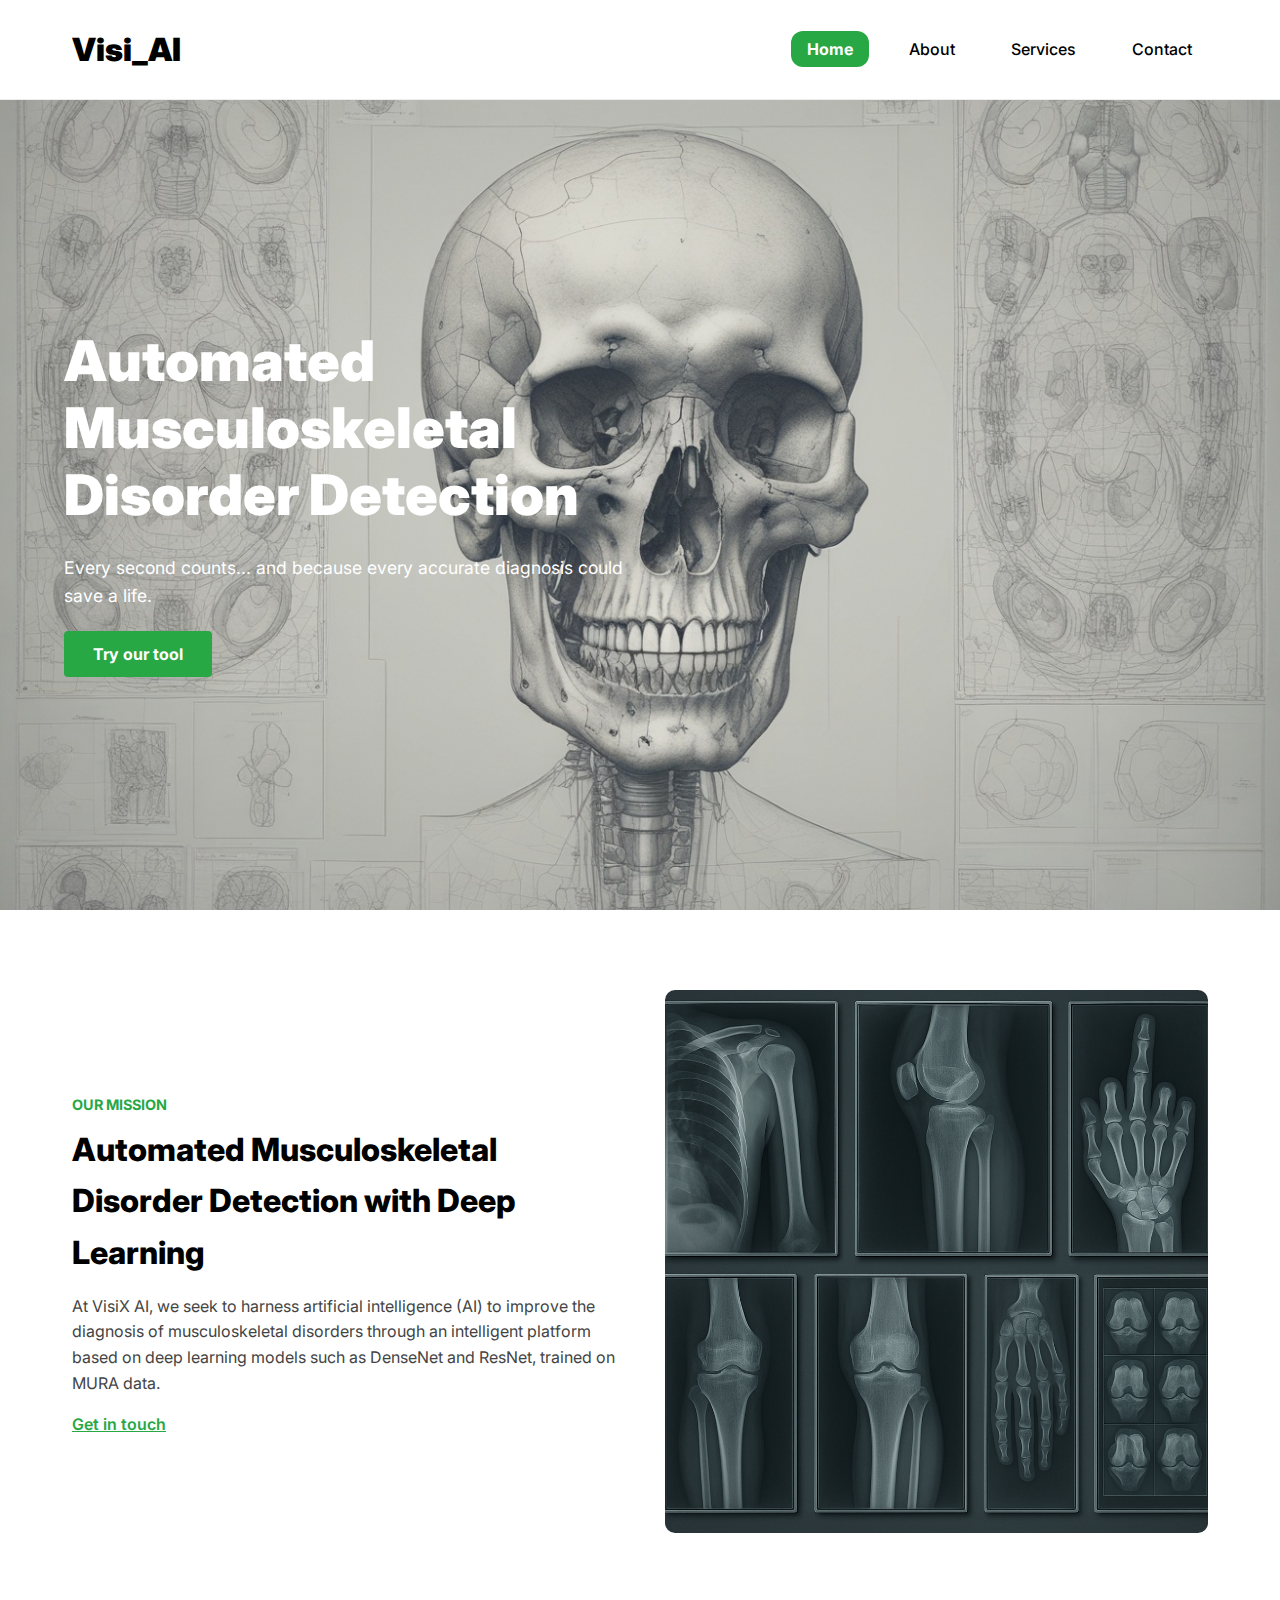
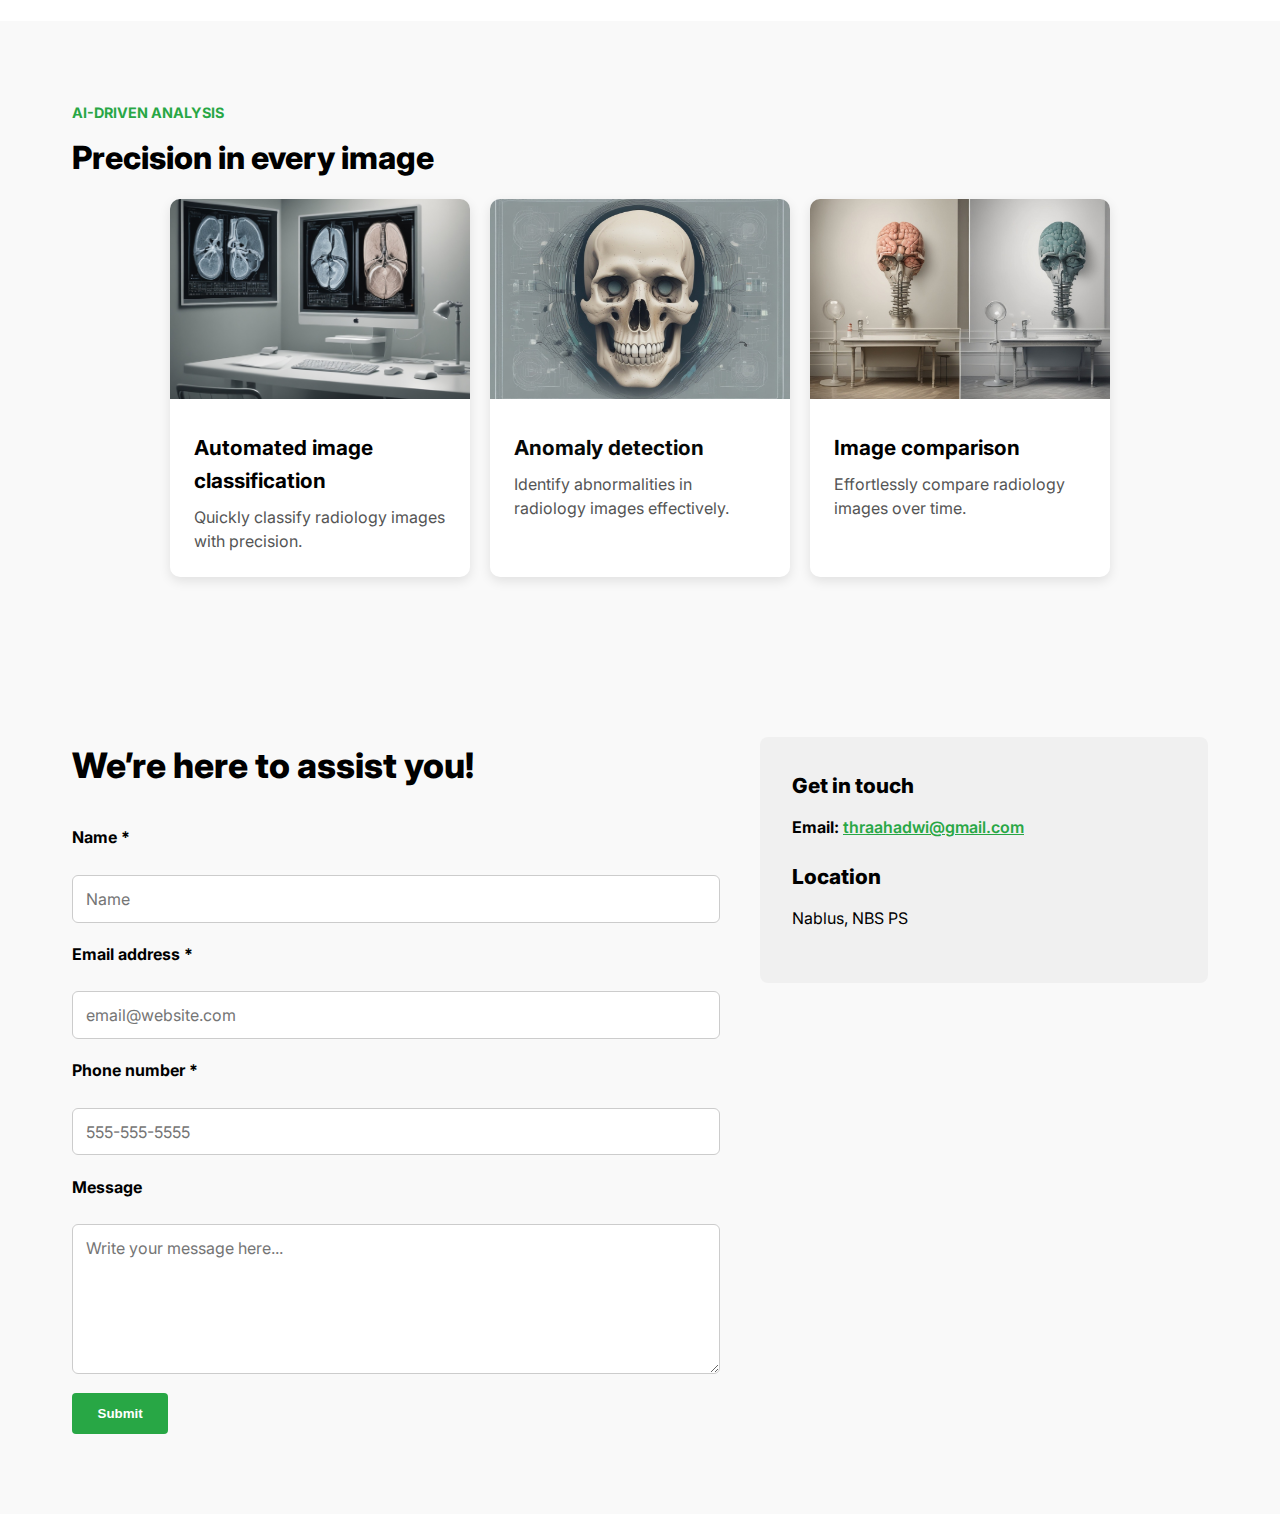
<file: Application/index.html>
<!DOCTYPE html>
<html lang="en">
<head>
  <meta charset="UTF-8" />
  <meta name="viewport" content="width=device-width, initial-scale=1.0"/>
  <title>Visi_AI</title>
  <link rel="stylesheet" href="style.css"/>
  <link href="https://fonts.googleapis.com/css2?family=Inter:wght@400;700;900&display=swap" rel="stylesheet">
  <style>
    #upload-status {
      margin-top: 15px;
      font-weight: bold;
      color: #007BFF;
    }
    input[type="file"] {
      display: none;
    }
  </style>
</head>
<body>

  <!-- Navigation -->
  <nav class="navbar">
    <div class="container">
      <h1 class="logo">Visi_AI</h1>
      <ul class="nav-links">
        <li><a href="#home" class="active">Home</a></li>
        <li><a href="#mission">About</a></li>
        <li><a href="#services">Services</a></li>
        <li><a href="#contact">Contact</a></li>
      </ul>
    </div>
  </nav>

  <!-- Hero Section -->
  <section class="hero" id="home">
    <div class="hero-content">
      <h2>Automated<br>Musculoskeletal<br>Disorder Detection</h2>
      <p>Every second counts... and because every accurate diagnosis could save a life.</p>
      <input type="file" id="image-upload" accept=".jpg,.jpeg,.png,.dcm">
      <a class="upload-btn" id="upload-btn" aria-label="try our tool" href="predictPage.html" target="_blank">Try our tool</a>
      <div id="upload-status"></div>
    </div>
  </section>

  <!-- Our Mission -->
  <section class="mission" id="mission">
    <div class="container mission-flex">
      <div class="mission-text">
        <h4 class="subtitle">OUR MISSION</h4>
        <h2>Automated Musculoskeletal Disorder Detection with Deep Learning</h2>
        <p>
          At VisiX AI, we seek to harness artificial intelligence (AI) to improve the diagnosis of musculoskeletal disorders through an intelligent platform based on deep learning models such as DenseNet and ResNet, trained on MURA data.
        </p>
        <a href="#contact">Get in touch</a>
      </div>
      <div class="mission-image">
        <img src="images/mission-image.png" alt="Radiology samples" />
      </div>
    </div>
  </section>

  <!-- Services -->
  <section class="services-section" id="services">
    <div class="container services-flex">
      <div class="services-text">
        <h4 class="subtitle">AI-Driven Analysis</h4>
        <h2>Precision in every image</h2>
      </div>
    </div>
    <div class="cards-container">
      <!-- Card 1 -->
      <a href="card1.html" class="card">
        <img src="images/classification.jpg" alt="Image Classification" />
        <div class="card-text">
          <h3>Automated image classification</h3>
          <p>Quickly classify radiology images with precision.</p>
        </div>
      </a>
      
      <!-- Card 2 -->
      <a href="card2.html" class="card">
        <img src="images/anomaly.jpg" alt="Anomaly Detection" />
        <div class="card-text">
          <h3 class="green">Anomaly detection</h3>
          <p>Identify abnormalities in radiology images effectively.</p>
        </div>
      </a>
  
      <!-- Card 3 -->
      <a href="card3.html" class="card">
        <img src="images/comparison.jpg" alt="Image Comparison" />
        <div class="card-text">
          <h3>Image comparison</h3>
          <p>Effortlessly compare radiology images over time.</p>
        </div>
      </a>
    </div>
  </section>

  <!-- Contact -->
  <section id="contact" class="contact-section">
    <div class="container">
      <div class="form-section">
        <h2>We’re here to assist you!</h2>
        <form action="/submit" method="POST" onsubmit="event.preventDefault();">
          <label>Name <span>*</span></label>
          <input type="text" placeholder="Name" required />
          
          <label>Email address <span>*</span></label>
          <input type="email" placeholder="email@website.com" required />
          
          <label>Phone number <span>*</span></label>
          <input type="tel" placeholder="555-555-5555" required />
          
          <label>Message</label>
          <textarea placeholder="Write your message here..."></textarea>
          
          <button type="submit">Submit</button>
        </form>
      </div>

      <div class="info-section">
        <h3>Get in touch</h3>
        <p><strong>Email:</strong> <a href="mailto:thraahadwi@gmail.com">thraahadwi@gmail.com</a></p>

        <h3>Location</h3>
        <p>Nablus, NBS PS</p>
      </div>
    </div>
  </section>

  <!-- Script -->
  <script>
    const sections = document.querySelectorAll("section");
    const navLinks = document.querySelectorAll(".nav-links a");
    // Scroll navigation highlight
    window.addEventListener("scroll", () => {
      let current = "";
      sections.forEach((section) => {
        const sectionTop = section.offsetTop - 70;
        const sectionHeight = section.offsetHeight;
        if (pageYOffset >= sectionTop && pageYOffset < sectionTop + sectionHeight) {
          current = section.getAttribute("id");
        }
      });

      navLinks.forEach((link) => {
        link.classList.remove("active");
        if (link.getAttribute("href").includes(current)) {
          link.classList.add("active");
        }
      });
    });

    // Form submission (optional, if handling via JavaScript)
    const form = document.querySelector(".contact-section form");
    form.addEventListener("submit", async (event) => {
      event.preventDefault();
      const formData = new FormData(form);
      try {
        const response = await fetch("/submit", {
          method: "POST",
          body: formData
        });
        if (response.ok) {
          alert("Message sent successfully!");
          form.reset();
        } else {
          alert("Error sending message.");
        }
      } catch (error) {
        console.error("Error submitting form:", error);
        alert("Error submitting form.");
      }
    });
  </script>
</body>
</html>
</file>
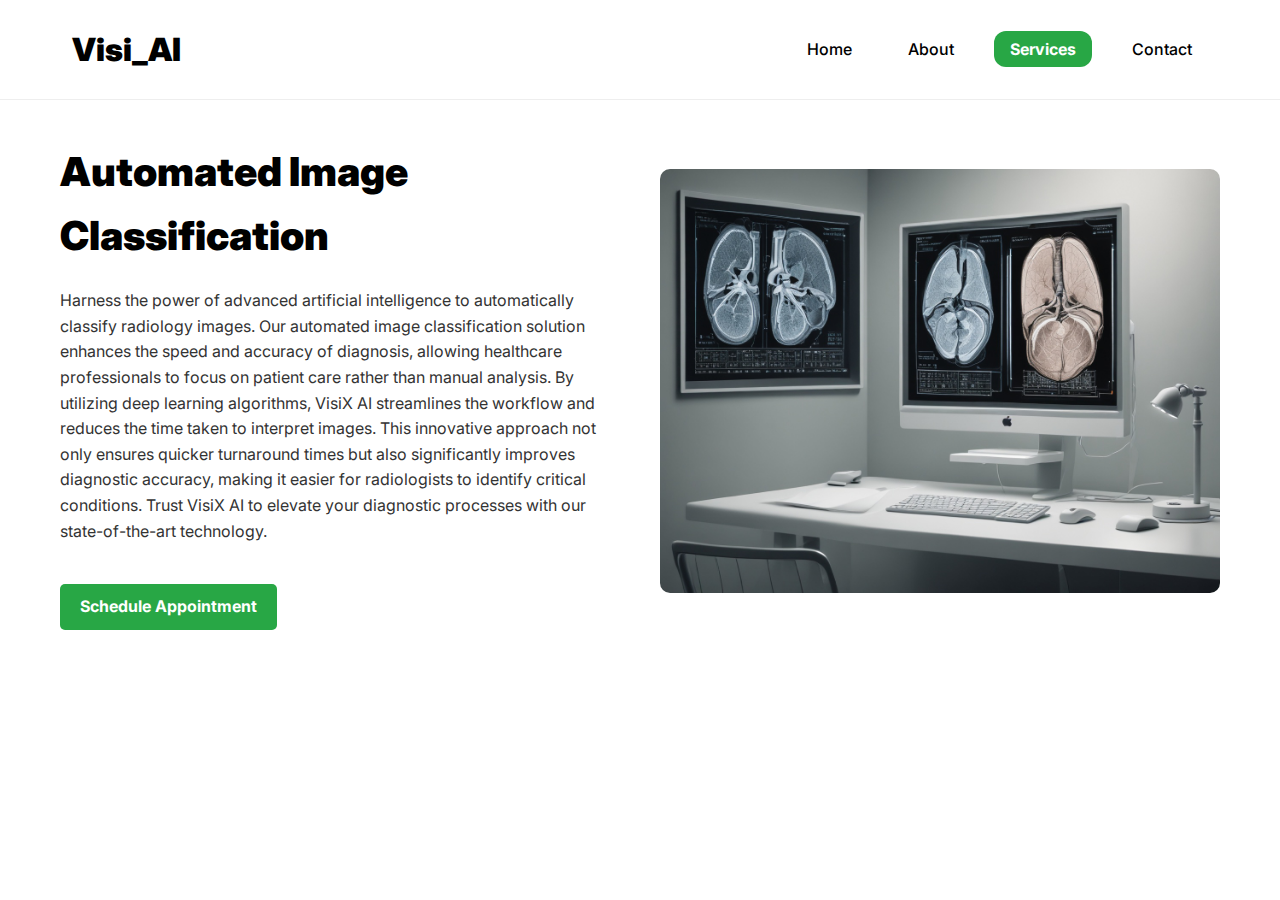
<file: Application/card1.html>
<!DOCTYPE html>
<html lang="en">
<head>
  <meta charset="UTF-8" />
  <meta name="viewport" content="width=device-width, initial-scale=1.0"/>
  <title>Automated Image Classification - Visi_AI</title>
  <link rel="stylesheet" href="style.css"/>
  <link href="https://fonts.googleapis.com/css2?family=Inter:wght@400;700;900&display=swap" rel="stylesheet">
  <style>
    .article-section {
      padding: 40px 20px;
      max-width: 1200px;
      margin: 0 auto;
      display: flex;
      flex-wrap: wrap;
      gap: 40px;
      align-items: center;
    }
    .article-text {
      flex: 1;
      min-width: 300px;
    }
    .article-text h2 {
      font-size: 2.5rem;
      font-weight: 900;
      margin-bottom: 20px;
    }
    .article-text p {
      font-size: 1rem;
      line-height: 1.6;
      color: #333;
      margin-bottom: 20px;
    }
    .article-image {
      flex: 1;
      min-width: 300px;
    }
    .article-image img {
      width: 100%;
      height: auto;
      border-radius: 10px;
    }
    .schedule-btn {
      display: inline-block;
      padding: 10px 20px;
      background-color: #28a745;
      color: white;
      text-decoration: none;
      border-radius: 5px;
      font-weight: 700;
      margin-top: 20px;
    }
    .schedule-btn:hover {
      background-color: #218838;
    }
  </style>
</head>
<body>

  <!-- Navigation -->
  <nav class="navbar">
    <div class="container">
      <h1 class="logo">Visi_AI</h1>
      <ul class="nav-links">
        <li><a href="index.html#home">Home</a></li>
        <li><a href="index.html#mission">About</a></li>
        <li><a href="index.html#services"class="active">Services</a></li>
        <li><a href="index.html#contact" >Contact</a></li>
      </ul>
    </div>
  </nav>

  <!-- Article Section -->
  <section class="article-section">
    <div class="article-text">
      <h2>Automated Image Classification</h2>
      <p>
        Harness the power of advanced artificial intelligence to automatically classify radiology images. Our automated image classification solution enhances the speed and accuracy of diagnosis, allowing healthcare professionals to focus on patient care rather than manual analysis. By utilizing deep learning algorithms, VisiX AI streamlines the workflow and reduces the time taken to interpret images. This innovative approach not only ensures quicker turnaround times but also significantly improves diagnostic accuracy, making it easier for radiologists to identify critical conditions. Trust VisiX AI to elevate your diagnostic processes with our state-of-the-art technology.
      </p>
      <a href="index.html#contact" class="schedule-btn">Schedule Appointment</a>
    </div>
    <div class="article-image">
      <img src="images/classification.jpg" alt="Automated Image Classification" />
    </div>
  </section>

</body>
</html>
</file>
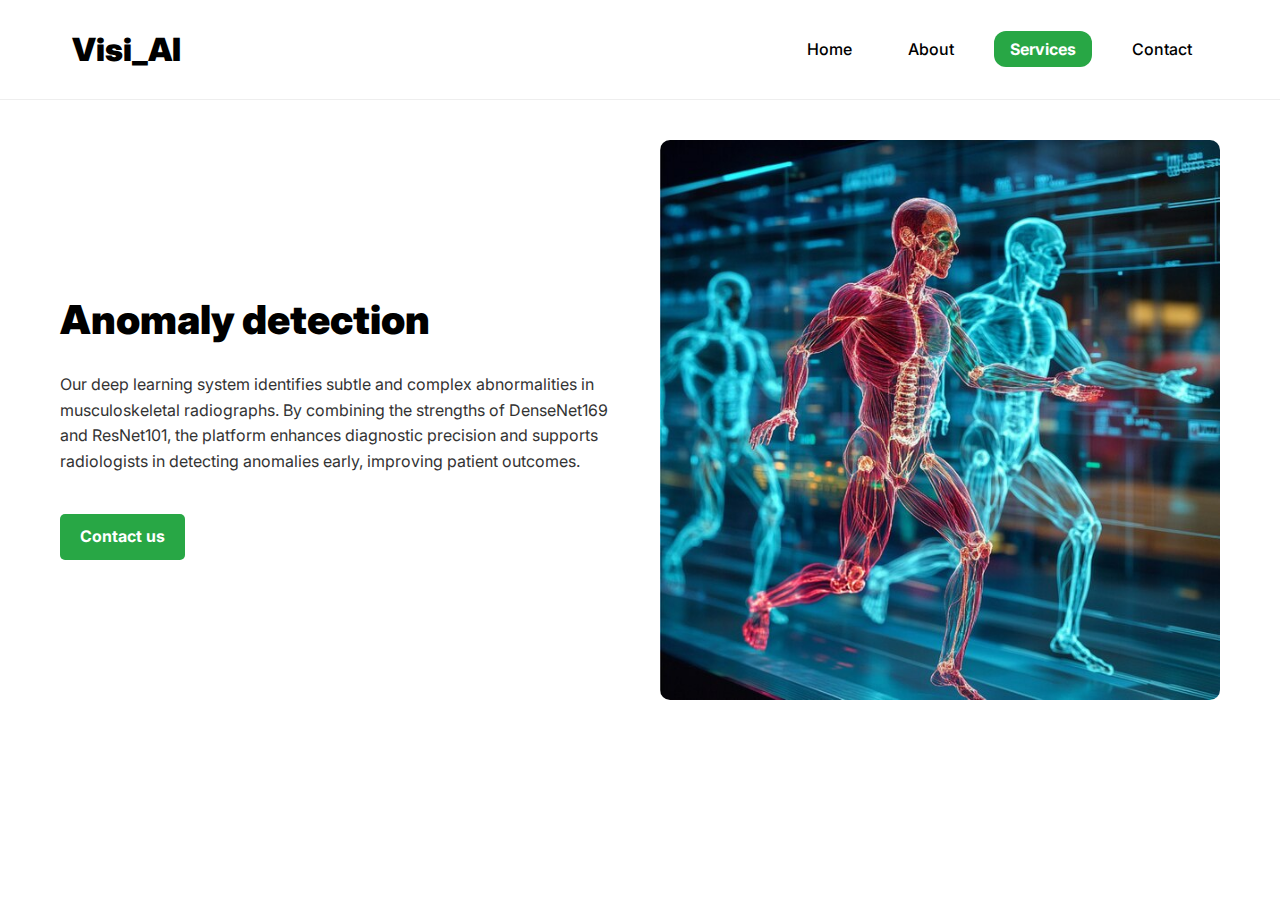
<file: Application/card2.html>
<!DOCTYPE html>
<html lang="en">
<head>
  <meta charset="UTF-8" />
  <meta name="viewport" content="width=device-width, initial-scale=1.0"/>
  <title>Automated Image Classification - Visi_AI</title>
  <link rel="stylesheet" href="style.css"/>
  <link href="https://fonts.googleapis.com/css2?family=Inter:wght@400;700;900&display=swap" rel="stylesheet">
  <style>
    .article-section {
      padding: 40px 20px;
      max-width: 1200px;
      margin: 0 auto;
      display: flex;
      flex-wrap: wrap;
      gap: 40px;
      align-items: center;
    }
    .article-text {
      flex: 1;
      min-width: 300px;
    }
    .article-text h2 {
      font-size: 2.5rem;
      font-weight: 900;
      margin-bottom: 20px;
    }
    .article-text p {
      font-size: 1rem;
      line-height: 1.6;
      color: #333;
      margin-bottom: 20px;
    }
    .article-image {
      flex: 1;
      min-width: 300px;
    }
    .article-image img {
      width: 100%;
      height: auto;
      border-radius: 10px;
    }
    .schedule-btn {
      display: inline-block;
      padding: 10px 20px;
      background-color: #28a745;
      color: white;
      text-decoration: none;
      border-radius: 5px;
      font-weight: 700;
      margin-top: 20px;
    }
    .schedule-btn:hover {
      background-color: #218838;
    }
  </style>
</head>
<body>

  <!-- Navigation -->
  <nav class="navbar">
    <div class="container">
      <h1 class="logo">Visi_AI</h1>
      <ul class="nav-links">
        <li><a href="index.html#home">Home</a></li>
        <li><a href="index.html#mission">About</a></li>
        <li><a href="index.html#services"class="active">Services</a></li>
        <li><a href="index.html#contact" >Contact</a></li>
      </ul>
    </div>
  </nav>

  <!-- Article Section -->
  <section class="article-section">
    <div class="article-text">
      <h2>Anomaly detection</h2>
      <p>
        Our deep learning system identifies subtle and complex abnormalities in musculoskeletal radiographs. By combining the strengths of DenseNet169 and ResNet101, the platform enhances diagnostic precision and supports radiologists in detecting anomalies early, improving patient outcomes.
      </p>
      <a href="index.html#contact" class="schedule-btn">Contact us</a>
    </div>
    <div class="article-image">
      <img src="images/img2.png" alt="anomaly image " />
    </div>
  </section>

</body>
</html>
</file>
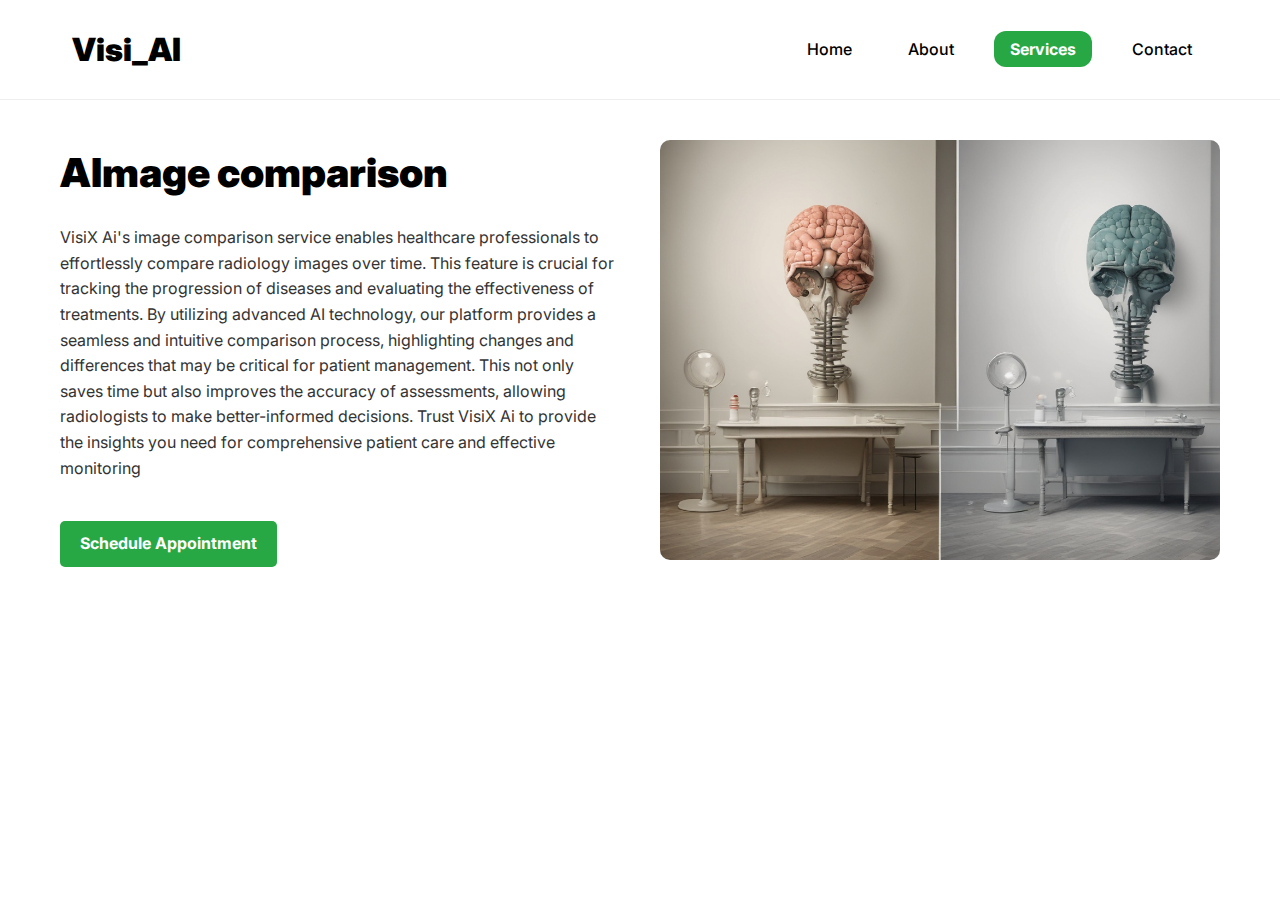
<file: Application/card3.html>
<!DOCTYPE html>
<html lang="en">
<head>
  <meta charset="UTF-8" />
  <meta name="viewport" content="width=device-width, initial-scale=1.0"/>
  <title>Automated Image Classification - Visi_AI</title>
  <link rel="stylesheet" href="style.css"/>
  <link href="https://fonts.googleapis.com/css2?family=Inter:wght@400;700;900&display=swap" rel="stylesheet">
  <style>
    .article-section {
      padding: 40px 20px;
      max-width: 1200px;
      margin: 0 auto;
      display: flex;
      flex-wrap: wrap;
      gap: 40px;
      align-items: center;
    }
    .article-text {
      flex: 1;
      min-width: 300px;
    }
    .article-text h2 {
      font-size: 2.5rem;
      font-weight: 900;
      margin-bottom: 20px;
    }
    .article-text p {
      font-size: 1rem;
      line-height: 1.6;
      color: #333;
      margin-bottom: 20px;
    }
    .article-image {
      flex: 1;
      min-width: 300px;
    }
    .article-image img {
      width: 100%;
      height: auto;
      border-radius: 10px;
    }
    .schedule-btn {
      display: inline-block;
      padding: 10px 20px;
      background-color: #28a745;
      color: white;
      text-decoration: none;
      border-radius: 5px;
      font-weight: 700;
      margin-top: 20px;
    }
    .schedule-btn:hover {
      background-color: #218838;
    }
  </style>
</head>
<body>

  <!-- Navigation -->
  <nav class="navbar">
    <div class="container">
      <h1 class="logo">Visi_AI</h1>
      <ul class="nav-links">
        <li><a href="index.html#home">Home</a></li>
        <li><a href="index.html#mission">About</a></li>
        <li><a href="index.html#services"class="active">Services</a></li>
        <li><a href="index.html#contact" >Contact</a></li>
      </ul>
    </div>
  </nav>

  <!-- Article Section -->
  <section class="article-section">
    <div class="article-text">
      <h2>AImage comparison</h2>
      <p>
        VisiX Ai's image comparison service enables healthcare professionals to effortlessly compare radiology images over time. This feature is crucial for tracking the progression of diseases and evaluating the effectiveness of treatments. By utilizing advanced AI technology, our platform provides a seamless and intuitive comparison process, highlighting changes and differences that may be critical for patient management. This not only saves time but also improves the accuracy of assessments, allowing radiologists to make better-informed decisions. Trust VisiX Ai to provide the insights you need for comprehensive patient care and effective monitoring
      </p>
      <a href="index.html#contact" class="schedule-btn">Schedule Appointment</a>
    </div>
    <div class="article-image">
      <img src="images/comparison.jpg" alt="comparsion image " />
    </div>
  </section>

</body>
</html>
</file>
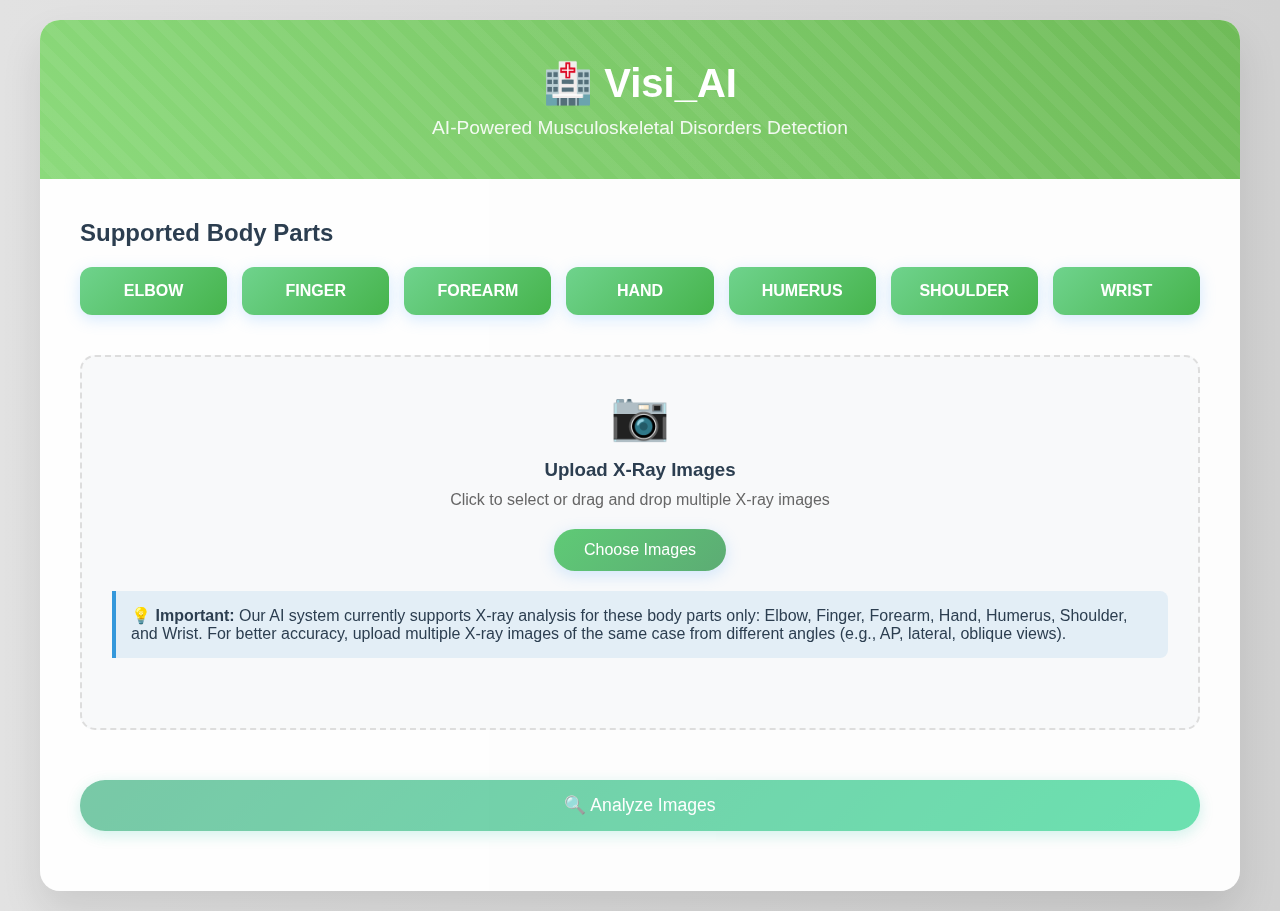
<file: Application/predictPage.html>
<!DOCTYPE html>
<html lang="en">
<head>
    <meta charset="UTF-8">
    <meta name="viewport" content="width=device-width, initial-scale=1.0">
    <title>MuscuScan - AI Musculoskeletal Detection</title>
    <link rel="stylesheet" href="predictPageStyles.css"/>
</head>
<body>

    <div class="container">
        <div class="header">
            <h1>🏥 Visi_AI</h1>
            <p>AI-Powered Musculoskeletal Disorders Detection</p>
        </div>
        
        <div class="main-content">
            <h2 style="margin-bottom: 20px; color: #2c3e50;">Supported Body Parts</h2>
            <div class="body-parts">
                <div class="body-part">ELBOW</div>
                <div class="body-part">FINGER</div>
                <div class="body-part">FOREARM</div>
                <div class="body-part">HAND</div>
                <div class="body-part">HUMERUS</div>
                <div class="body-part">SHOULDER</div>
                <div class="body-part">WRIST</div>
            </div>
            
            <div class="upload-section">
                <div class="upload-area">
                    <div class="upload-icon">📷</div>
                    <h3 style="margin-bottom: 10px; color: #2c3e50;">Upload X-Ray Images</h3>
                    <p style="color: #666; margin-bottom: 20px;">Click to select or drag and drop multiple X-ray images</p>
                    <button class="upload-btn" onclick="document.getElementById('fileInput').click()">
                        Choose Images
                    </button>
                    <input type="file" id="fileInput" class="file-input" multiple accept="image/*">
                </div>
                
                <div class="hint">
                    💡 <strong>Important:</strong> Our AI system currently supports X-ray analysis for these body parts only: Elbow, Finger, Forearm, Hand, Humerus, Shoulder, and Wrist. For better accuracy, upload multiple X-ray images of the same case from different angles (e.g., AP, lateral, oblique views).
                </div>
                
                <div class="image-preview" id="imagePreview"></div>
            </div>
            
            <button class="analyze-btn" id="analyzeBtn" disabled onclick="analyzeImages()">
                🔍 Analyze Images
            </button>
            
            <div id="results" style="display: none;"></div>
        </div>
    </div>
    <script src="main.js"></script>

</body>
</html>
</file>
<file: Application/style.css>
* {
  box-sizing: border-box;
  margin: 0;
  padding: 0;
}

body {
  font-family: 'Inter', sans-serif;
  line-height: 1.6;
}

.container {
  max-width: 1200px;
  margin: 0 auto;
  padding: 0 2rem;
  display: flex;
  justify-content: space-between;
  align-items: center;
}

.navbar {
  background-color: white;
  position: sticky;
  top: 0;
  z-index: 999;
  border-bottom: 1px solid #eee;
  padding: 1.5rem 0;
}

.logo {
  font-size: 2rem;
  font-weight: 900;
}

.nav-links {
  list-style: none;
  display: flex;
  gap: 1.5rem;
  align-items: center;
}

.nav-links a,
.contact-btn {
  text-decoration: none;
  color: #000;
  font-weight: 500;
  padding: 0.5rem 1rem;
  border-radius: 12px;
  transition: background-color 0.3s ease, color 0.3s ease;
}

.nav-links a:hover,
.contact-btn:hover {
  background-color: #28a745;
  color: white;
}

.nav-links a.active {
  background-color: #28a745;
  color: white;
  font-weight: 700;
}

.contact-btn {
  border: 2px solid #000;
  background: transparent;
  font-weight: 700;
  cursor: pointer;
}

.hero {
  background-image: url('images/home1.jpg');
  background-size: cover;
  background-position: center;
  color: white;
  height: 90vh;
  display: flex;
  align-items: center;
  justify-content: flex-start;
  padding: 0 4rem;
  position: relative;
}

.hero-content {
  max-width: 600px;
}

.hero h2 {
  font-size: 3.5rem;
  font-weight: 900;
  line-height: 1.2;
  margin-bottom: 1.5rem;
}

.hero p {
  font-size: 1.1rem;
  font-weight: 400;
  margin-bottom: 2rem;
}

.upload-btn {
  background-color: #28a745;
  color: white;
  padding: 0.8rem 1.8rem;
  font-size: 1rem;
  font-weight: 700;
  border: none;
  border-radius: 4px;
  cursor: pointer;
  transition: background-color 0.3s ease;
  text-decoration: none;
}

.upload-btn:hover {
  background-color: #218838;
}

.mission {
  padding: 80px 0;
  background-color: #fff;
}

.subtitle {
  color: #28a745;
  font-weight: 700;
  margin-bottom: 0.5rem;
  text-transform: uppercase;
  font-size: 0.9rem;
}

.mission-flex {
  display: flex;
  align-items: center;
  justify-content: space-between;
  gap: 50px;
  flex-wrap: wrap;
}

.mission-text {
  flex: 1;
  min-width: 300px;
  order: 1;
}

.mission-text h2 {
  font-size: 2rem;
  font-weight: 800;
  margin-bottom: 1rem;
}

.mission-text p {
  margin-bottom: 1rem;
  color: #444;
}

.mission-text a {
  color: #28a745;
  text-decoration: underline;
  font-weight: 600;
}

.mission-image {
  flex: 1;
  min-width: 300px;
  order: 2;
}

.mission-image img {
  width: 100%;
  height: auto;
  border-radius: 10px;
}

/* Services Section */
.services-section {
  padding: 80px 0;
  background-color: #f9f9f9;
}

.services-flex {
  display: flex;
  align-items: center;
  justify-content: space-between;
  gap: 50px;
  flex-wrap: wrap;
}

.services-text {
  flex: 1;
  min-width: 300px;
  order: 1;
  text-align: left;
  padding-left: 0;
  margin-left: 0;
}

.services-text h2 {
  font-size: 2rem;
  font-weight: 800;
  margin-bottom: 1rem;
  color: #000;
}

.cards-container {
  max-width: 1200px;
  margin: 0 auto;
  padding: 0 2rem;
  display: flex;
  justify-content: center;
  gap: 20px;
  flex-wrap: wrap;
}

.card {
  background-color: white;
  border-radius: 10px;
  box-shadow: 0 4px 12px rgba(0, 0, 0, 0.1);
  overflow: hidden;
  width: 300px;
  text-align: left;
  text-decoration: none;
  color: inherit;
  transition: transform 0.3s ease, box-shadow 0.3s ease;
}

.card:hover {
  transform: translateY(-10px);
  box-shadow: 0 8px 20px rgba(0, 0, 0, 0.2);
}
.card:hover .card-text h3 {
  color: #28a745;
}

.card img {
  width: 100%;
  height: 200px;
  object-fit: cover;
}

.card-text {
  padding: 1.5rem;
}

.card-text h3 {
  font-size: 1.3rem;
  font-weight: 700;
  margin-bottom: 0.5rem;
  color: #000;
}

.card-text h3.green {
  color: #060807;
}

.card-text p {
  font-size: 1rem;
  color: #555;
  line-height: 1.5;
}

/* Contact Section Styles */
.contact-section {
  padding: 80px 0;
  background-color: #f9f9f9;
}

.contact-section .container {
  display: flex;
  flex-wrap: wrap;
  gap: 40px;
  align-items: flex-start;
  justify-content: space-between;
}

.form-section {
  flex: 1 1 500px;
}

.form-section h2 {
  font-size: 2.2rem;
  font-weight: 800;
  margin-bottom: 2rem;
  color: #000;
}

.form-section form {
  display: flex;
  flex-direction: column;
  gap: 1.2rem;
}

.form-section label {
  font-weight: 700;
  margin-bottom: 0.3rem;
}

.form-section input,
.form-section textarea {
  padding: 0.8rem;
  border: 1px solid #ccc;
  border-radius: 6px;
  font-size: 1rem;
  font-family: 'Inter', sans-serif;
}

.form-section textarea {
  min-height: 150px;
  resize: vertical;
}

.form-section button {
  width: fit-content;
  background-color: #28a745;
  color: white;
  padding: 0.8rem 1.6rem;
  border: none;
  border-radius: 4px;
  font-weight: 700;
  cursor: pointer;
  transition: background-color 0.3s ease;
}

.form-section button:hover {
  background-color: #218838;
}

.info-section {
  flex: 1 1 300px;
  background-color: #f0f0f0;
  padding: 2rem;
  border-radius: 8px;
}

.info-section h3 {
  font-size: 1.3rem;
  font-weight: 800;
  margin-bottom: 0.8rem;
}

.info-section p {
  margin-bottom: 1.2rem;
  font-size: 1rem;
}

.info-section a {
  color: #28a745;
  text-decoration: underline;
  font-weight: 600;
}
</file>
<file: Application/predictPageStyles.css>
* {
            margin: 0;
            padding: 0;
            box-sizing: border-box;
        }

        body {
            font-family: 'Segoe UI', Tahoma, Geneva, Verdana, sans-serif;
            background: linear-gradient(to right, #e2e2e2, #d1d1d1);
            min-height: 100vh;
            padding: 20px;
        }

        .container {
            max-width: 1200px;
            margin: 0 auto;
            background: rgba(255, 255, 255, 0.95);
            border-radius: 20px;
            box-shadow: 0 20px 40px rgba(0, 0, 0, 0.1);
            backdrop-filter: blur(10px);
            overflow: hidden;
            animation: slideUp 0.8s ease-out;
        }

        @keyframes slideUp {
            from {
                opacity: 0;
                transform: translateY(30px);
            }
            to {
                opacity: 1;
                transform: translateY(0);
            }
        }

        .header {
            background: linear-gradient(45deg, #8cda7c, #6fbb58);
            color: white;
            padding: 40px;
            text-align: center;
            position: relative;
            overflow: hidden;
        }

        .header::before {
            content: '';
            position: absolute;
            top: -50%;
            left: -50%;
            width: 200%;
            height: 200%;
            background: repeating-linear-gradient(
                45deg,
                transparent,
                transparent 10px,
                rgba(255, 255, 255, 0.05) 10px,
                rgba(255, 255, 255, 0.05) 20px
            );
            animation: shimmer 3s linear infinite;
        }

        @keyframes shimmer {
            0% { transform: translateX(-100%) translateY(-100%) rotate(45deg); }
            100% { transform: translateX(100%) translateY(100%) rotate(45deg); }
        }

        .header h1 {
            font-size: 2.5em;
            margin-bottom: 10px;
            position: relative;
            z-index: 1;
        }

        .header p {
            font-size: 1.2em;
            opacity: 0.9;
            position: relative;
            z-index: 1;
        }

        .main-content {
            padding: 40px;
        }

        .body-parts {
            display: grid;
            grid-template-columns: repeat(auto-fit, minmax(120px, 1fr));
            gap: 15px;
            margin-bottom: 40px;
        }

        .body-part {
            background: linear-gradient(135deg, #6fd38d, #46b44c);
            color: white;
            padding: 15px;
            border-radius: 12px;
            text-align: center;
            font-weight: 600;
            transition: all 0.3s ease;
            transform: translateY(0);
            box-shadow: 0 4px 15px rgba(116, 185, 255, 0.3);
        }

        .upload-section {
            background: #f8f9fa;
            border-radius: 15px;
            padding: 30px;
            margin-bottom: 30px;
            border: 2px dashed #ddd;
            transition: all 0.3s ease;
        }

        .upload-section.dragover {
            border-color: #5ed840;
            background: rgba(116, 185, 255, 0.1);
        }

        .upload-area {
            text-align: center;
            margin-bottom: 20px;
        }

        .upload-icon {
            font-size: 3em;
            color: #1fac26;
            margin-bottom: 15px;
            animation: pulse 2s infinite;
        }

        @keyframes pulse {
            0%, 100% { transform: scale(1); }
            50% { transform: scale(1.1); }
        }

        .file-input {
            display: none;
        }

        .upload-btn {
            background: linear-gradient(135deg, #5fca76, #5cac74);
            color: white;
            padding: 12px 30px;
            border: none;
            border-radius: 25px;
            font-size: 1em;
            cursor: pointer;
            transition: all 0.3s ease;
            box-shadow: 0 4px 15px rgba(116, 185, 255, 0.3);
        }

        .upload-btn:hover {
            transform: translateY(-2px);
            box-shadow: 0 6px 20px rgba(116, 185, 255, 0.5);
        }

        .hint {
            background: rgba(52, 152, 219, 0.1);
            border-left: 4px solid #3498db;
            padding: 15px;
            margin: 20px 0;
            border-radius: 0 8px 8px 0;
            color: #2c3e50;
        }

        .image-preview {
            display: grid;
            grid-template-columns: repeat(auto-fill, minmax(150px, 1fr));
            gap: 15px;
            margin: 20px 0;
        }

        .preview-item {
            position: relative;
            border-radius: 8px;
            overflow: hidden;
            box-shadow: 0 4px 15px rgba(0, 0, 0, 0.1);
        }

        .preview-item img {
            width: 100%;
            height: 150px;
            object-fit: cover;
        }

        .remove-btn {
            position: absolute;
            top: 5px;
            right: 5px;
            background: #e74c3c;
            color: white;
            border: none;
            border-radius: 50%;
            width: 25px;
            height: 25px;
            cursor: pointer;
            display: flex;
            align-items: center;
            justify-content: center;
        }

        .analyze-btn {
            background: linear-gradient(135deg, #1fa36c, #0bce7d);
            color: white;
            padding: 15px 40px;
            border: none;
            border-radius: 25px;
            font-size: 1.1em;
            cursor: pointer;
            width: 100%;
            margin: 20px 0;
            transition: all 0.3s ease;
            box-shadow: 0 4px 15px rgba(0, 184, 148, 0.3);
        }

        .analyze-btn:hover:not(:disabled) {
            transform: translateY(-2px);
            box-shadow: 0 6px 20px rgba(0, 184, 148, 0.5);
        }

        .analyze-btn:disabled {
            opacity: 0.6;
            cursor: not-allowed;
        }

        .results {
            background: white;
            border-radius: 15px;
            padding: 30px;
            box-shadow: 0 10px 30px rgba(0, 0, 0, 0.1);
            margin-top: 20px;
            animation: fadeIn 0.5s ease-out;
        }

        @keyframes fadeIn {
            from { opacity: 0; transform: translateY(20px); }
            to { opacity: 1; transform: translateY(0); }
        }

        .result-item {
            display: flex;
            align-items: center;
            justify-content: space-between;
            padding: 20px;
            margin: 10px 0;
            border-radius: 10px;
            background: #f8f9fa;
            border-left: 5px solid #74b9ff;
        }

        .result-normal {
            border-left-color: #00b894;
            background: rgba(0, 184, 148, 0.1);
        }

        .result-abnormal {
            border-left-color: #e74c3c;
            background: rgba(231, 76, 60, 0.1);
        }

        .confidence {
            font-size: 1.2em;
            font-weight: bold;
            padding: 5px 15px;
            border-radius: 20px;
            color: white;
        }

        .confidence.normal {
            background: #00b894;
        }

        .confidence.abnormal {
            background: #e74c3c;
        }

        .guidance {
            background: rgba(52, 152, 219, 0.1);
            border-radius: 10px;
            padding: 20px;
            margin-top: 20px;
            border-left: 4px solid #3498db;
        }

        .loading {
            text-align: center;
            padding: 40px;
        }

        .spinner {
            border: 4px solid #f3f3f3;
            border-top: 4px solid #74b9ff;
            border-radius: 50%;
            width: 50px;
            height: 50px;
            animation: spin 1s linear infinite;
            margin: 0 auto 20px;
        }

        @keyframes spin {
            0% { transform: rotate(0deg); }
            100% { transform: rotate(360deg); }
        }

        @media (max-width: 768px) {
            .container {
                margin: 10px;
                border-radius: 15px;
            }
            
            .header {
                padding: 30px 20px;
            }
            
            .header h1 {
                font-size: 2em;
            }
            
            .main-content {
                padding: 20px;
            }
            
            .body-parts {
                grid-template-columns: repeat(2, 1fr);
            }
        }
</file>
